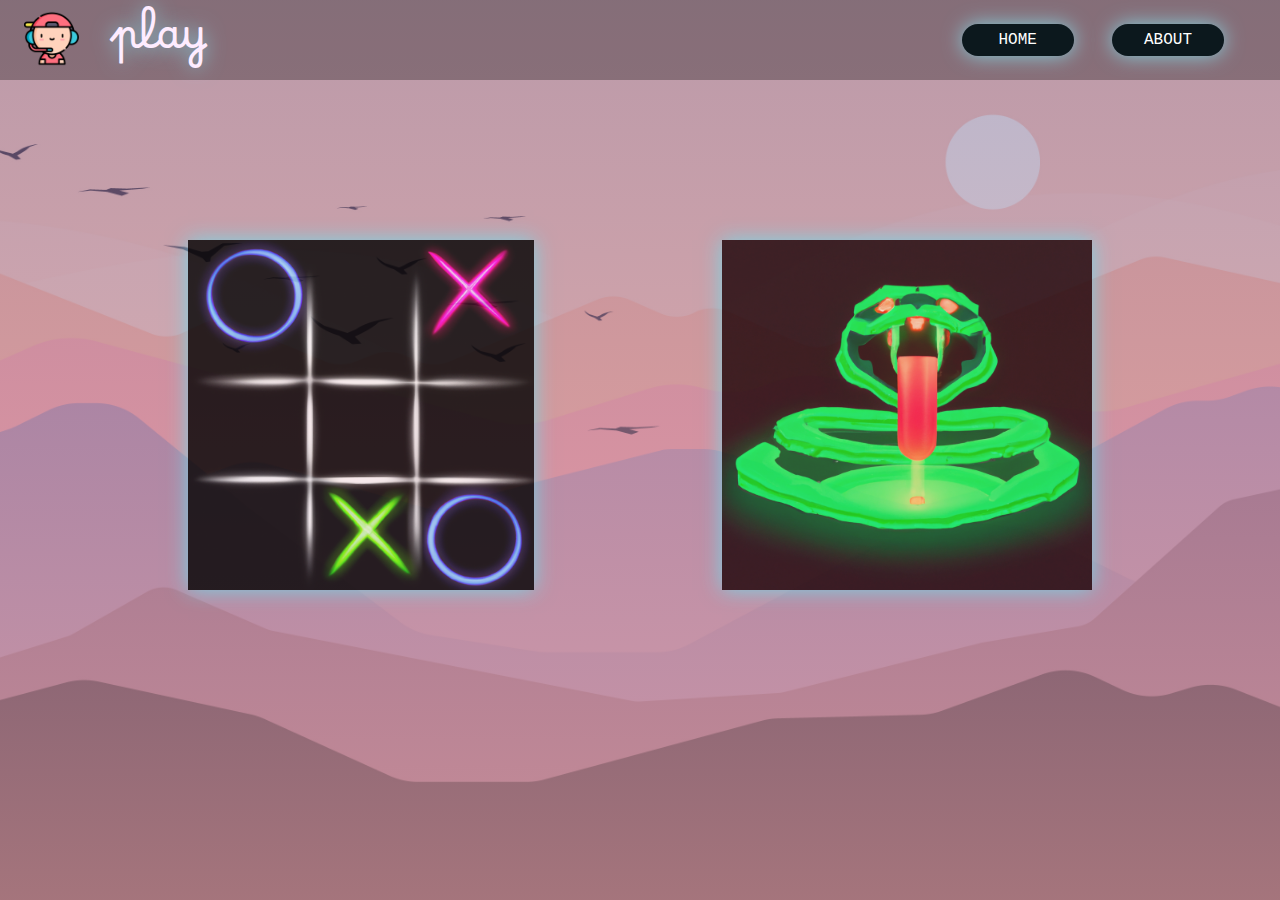
<file: index.html>
<!DOCTYPE html>
<html lang="en">
<head>
    <meta charset="UTF-8">
    <meta name="viewport" content="width=device-width, initial-scale=1.0">
    <title>Document</title>
    <link rel="stylesheet" href="style.css">
</head>
<body>
    <div class="bg">
        <div class="nav">
            <div class="logo">
                <img src="./images/gamer.png" alt="">
                play
            </div>
            <ul>
                <li><a href="index.html">HOME</a></li>
                <li><a href="">ABOUT</a></li>
            </ul>
        </div>
        <div class="container">
            <div class="row">
                <div class="games">
                   <a href="tic-tac-toe/index.html"><img src="./images/tic-tac-toe.png"></a> 
                </div>
                <div class="games">
                    <a href="Snake/index.html"><img src="./images/Snake.png" alt=""></a> 
                 </div>
        </div>
        <div class="footer"></div>
    </div>  
</body>
</html>
</file>
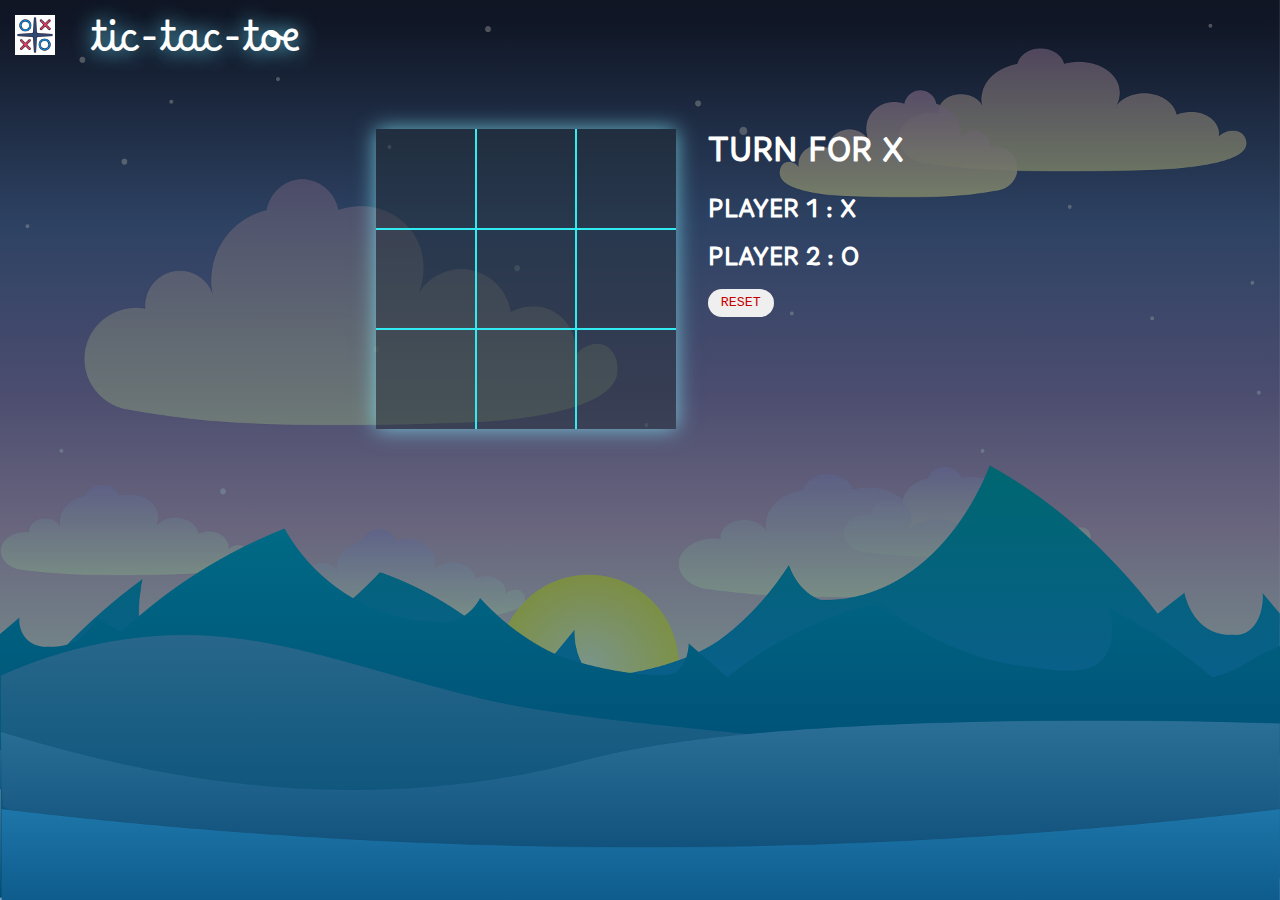
<file: tic-tac-toe/index.html>
<!DOCTYPE html>
<html lang="en">
<head>
    <meta charset="UTF-8">
    <meta name="viewport" content="width=device-width, initial-scale=1.0">
    <title>TIC-TAC-TOE</title>
    <link rel="stylesheet" href="style.css">
</head>
<body>
    <div class="bg">
        <nav>
            <img src="tic-tac-toe.png">
            <ul>
                <li>tic-tac-toe</li>
            </ul> 
        </nav>
        <div class="game">
            <div class="container">
                <div class="row row-1">
                    <div class="pixels" style="border-left: none;"><div class="boxtext"></div></div>
                    <div class="pixels"><div class="boxtext"></div></div>
                    <div class="pixels" style="border-right: none;"><div class="boxtext"></div></div>
                </div>
                <div class="row row-2">
                    <div class="pixels" style="border-left: none;"><div class="boxtext"></div></div>
                    <div class="pixels"><div class="boxtext"></div></div>
                    <div class="pixels" style="border-right: none;"><div class="boxtext"></div></div>
                </div>
                <div class="row row-3">
                    <div class="pixels" style="border-left: none;"><div class="boxtext"></div></div>
                    <div class="pixels"><div class="boxtext"></div></div>
                    <div class="pixels" style="border-right: none;"><div class="boxtext"></div></div>
                </div>
            </div>
            <div class="gameInfo">
                <h1>TURN FOR X</h1>
                <h2>PLAYER 1 : X</h2>
                <h2>PLAYER 2 : O</h2>
                <div>
                    <span class="info"></span>
                    <button id="reset">RESET</button>
                </div>
                <div class="imgbox">
                    
                </div>
            </div>
        </div>
    </div>
    <script src="script.js"></script>
</body>
</html>
</file>
<file: style.css>
@import url('https://fonts.googleapis.com/css2?family=Handjet:wght@500&display=swap');
@import url('https://fonts.googleapis.com/css2?family=Borel&display=swap');

*{
    padding: 0;
    margin: 0;
    box-sizing: border-box;
}
.bg{
    background:linear-gradient(rgba(113, 105, 151, 0.476),rgba(230, 164, 164, 0.659)), url("./images/sunset.jpg");
    height: 100vh;
    background-position: center;
    background-size: cover;
    background-repeat: no-repeat;
    background-attachment: fixed;
    min-width: 780px;
}
.container{
    margin-top: 10rem;
}
.row{
    display: flex;
    justify-content: center;
    justify-content: space-evenly;
}
.nav{
    display: flex;
    align-items: center;
    justify-content: space-between;
    height: 80px;
    background-color: rgba(0, 0, 0, 0.287);
    min-width: 80%;
}
.logo{
    margin-top: 1rem;
    display: inline-block;
    font-size: 2.5em;
    color: rgb(254, 236, 255);
    font-family: 'borel', cursive;
    text-shadow: 0px 0px 20px rgba(134, 241, 255, 0.726);
}
.logo:hover{
    color: aliceblue;
}
.nav ul li{
    display: inline-block;
    background-color: white;
    color: white;
    margin: auto 1.2rem;
    height: 2rem;
    width: 7rem;
    display: flex;
    align-items: center;
    justify-content: center;
    border-radius: 20px;
    box-shadow: 0px 0px 20px rgba(134, 241, 255, 0.726);
    background-color: rgb(12, 24, 29);
}
.nav ul li a:hover{
    background-color: rgb(113, 237, 237);
    color: black;
}
.nav ul li a{
    text-decoration: none;
    color: white;
    font-family: 'Courier New', Courier, monospace;
    border-radius: 20px;
    height: 2rem;
    width: 7rem;
    display: flex;
    align-items: center;
    justify-content: center;
}
.nav ul{
    display: flex;
    padding: 0.3rem;
    margin-right: 2rem;
}
.row img{
    height: 350px;
    opacity: 0.8;
    box-shadow: 0px 0px 20px rgb(105, 227, 243);
}
.row img:hover{
    box-shadow: 0px 0px 20px rgb(243, 243, 105); 
    opacity: 1;
}
.footer{
    height: 30vh;
}
.logo img{
    height: 55px;
    width: auto;
    float: left;
    margin-right: 30px;
    margin-left: 1.5rem;
    margin-top: 3px;
}
</file>
<file: tic-tac-toe/style.css>
@import url('https://fonts.googleapis.com/css2?family=Borel&display=swap');
*{
    padding: 0;
    margin: 0;
    box-sizing: border-box;
    font-family: 'Borel', cursive;
}
nav{
    height: 9vh;
    width: 1440px;
    text-align: center;
    display: flex;
    min-width: 850px;
    max-width: 100%;
}
nav ul{
    color: white;
    padding: 0.2rem;
    text-decoration: none;
    list-style: none;
    font-size: 2.5rem;   
    margin-top: 0.5rem;
    margin-left: 2rem;
}
nav ul li{
    text-shadow: 0px 0px 20px rgb(107, 217, 242);
}
.container{
    height: 300px;
    width: 300px;
    margin-right: 2rem;
    background-color:rgb(33, 45, 55,0.5);
    box-shadow: 0px 0px 20px rgba(134, 241, 255, 0.726);
    text-shadow: 0px 0px 20px rgba(251, 255, 134, 0.726);
}
.row{
    display: flex;
}
.game{
    display: flex;
    height: 70vh;
    justify-content: center;
    margin-top: 3rem; 
}
.row-1 .pixels{
    border-top: none;
}
.row-3 .pixels{
    border-bottom: none;
}
.pixels{
    height:100px;
    width: 100px;
    border:1px solid rgb(50, 235, 241);
}
.pixels:hover{
    background-color:rgba(153, 218, 236, 0.368);
}
#reset{
    padding:0.4rem 0.8rem;
    border-radius: 100px;
    border: none;
    color: rgb(198, 0, 0);
    font-family: 'Courier New', Courier, monospace;
}
#reset:hover{
    background-color: rgb(107, 247, 247);
    color: rgb(0, 0, 0);
}
.pixels .boxtext{
    font-size: 5rem;
    color: white;
    text-align: center;
}
img{
    height: 40px;
    width: 40px;
    margin-top: 15px;
    margin-left: 15px;
    background-color: white;
}
.bg{
    height: 100vh;
    background: linear-gradient(rgba(0,0,0,0.5),rgba(0, 74, 131, 0.5)) , url("landscape.png");
    background-size: cover;
    background-repeat: no-repeat;
    width: 100%;
    min-width: 850px;
}
.gameInfo{
    color: white;
}
</file>
